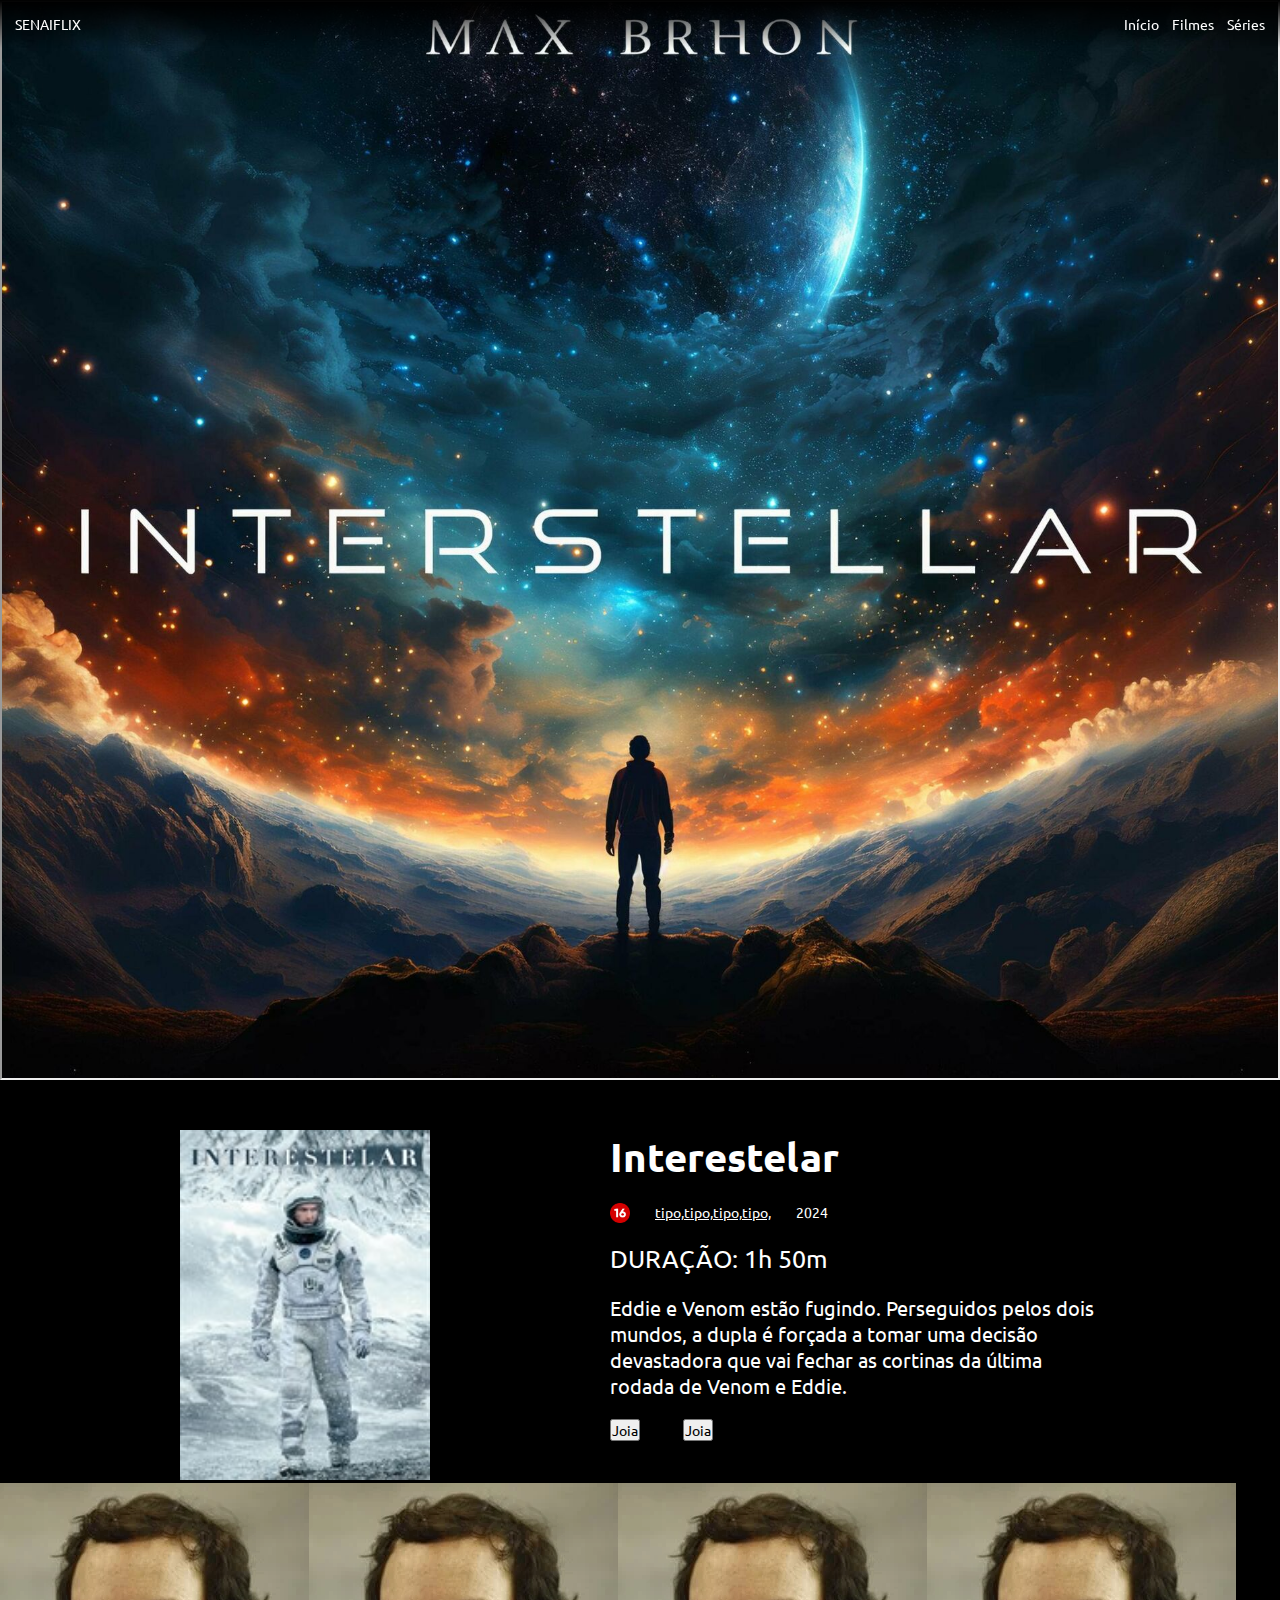
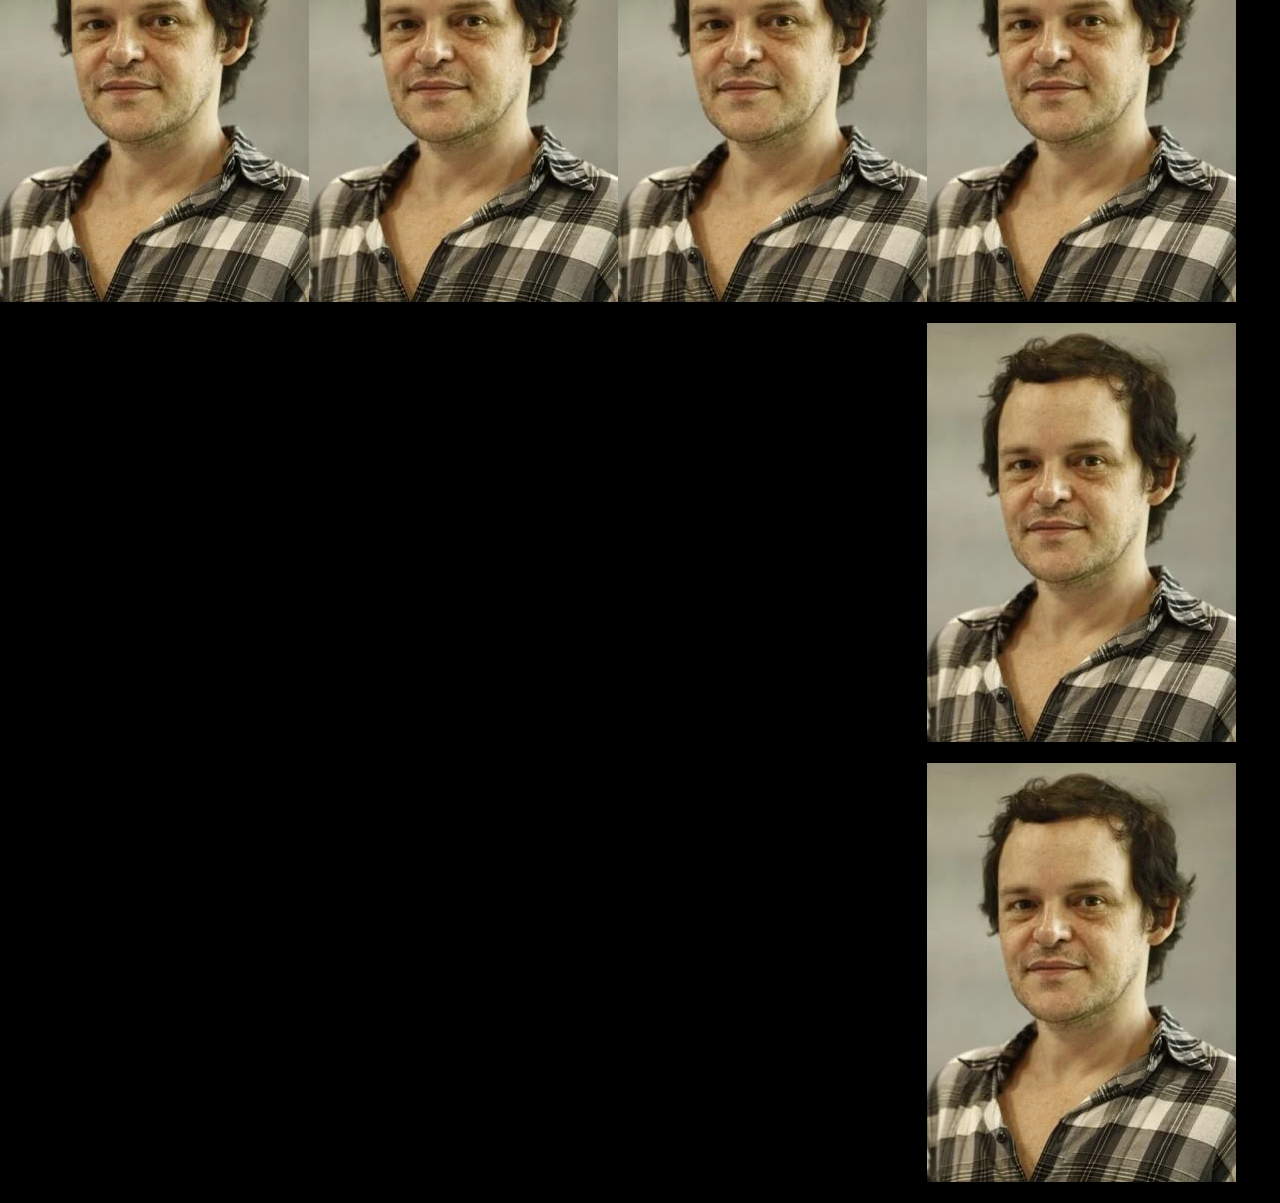
<file: Senai-Flix/detalhas-do-filme/index.html>
<!DOCTYPE html>
<html lang="pt-BR">

<head>
    <meta charset="UTF-8">
    <meta name="viewport" content="width=device-width, initial-scale=1.0">
    <title>Detalhes do filmes</title>
    <link rel="stylesheet" href="../assets/styles/global.css">
</head>

<body>

    <header>

        <span>SENAIFLIX</span>

        </div>

        <nav>

            <a href="#">Início</a>
            <a href="#">Filmes</a>
            <a href="#">Séries</a>

        </nav>

    </header>


    <main>

        <section class="filme">
            
            <iframe style="border:" width="1920" height="1080" src="https://www.youtube.com/embed/zSWdZVtXT7E" ></iframe>


        </section>

        <section class="descricao_filme">


            

        </section>
        
        <section class="descricao">

            <div class="foto"><img src="../assets/styles/imagens/interestelar_mini_img.jfif" alt="" height="350px" width="250px"></div>

            <div class="descricao_filme">

                <h1>Interestelar</h1>

                <div class="publico">

                    <img src="../assets/styles/imagens/number-16.png" alt="" width="20px" height="20px">

                    <a href="#">tipo,</a>
                    <a href="#">tipo,</a>
                    <a href="#">tipo,</a>
                    <a href="#">tipo,</a>

                    <p>2024</p>
                </div>

                <p style="font-size: 25px;">DURAÇÃO: 1h 50m</p>

                <p style="font-size: 20px;">Eddie e Venom estão fugindo. Perseguidos pelos dois mundos, a dupla é
                    forçada a tomar uma decisão devastadora que vai fechar as cortinas da
                    última rodada de Venom e Eddie.</p>

                <button>Joia</button>
                <button>Joia</button>



            </div>


        </section>

        
        <section class="atores">



            <div class="elenco">


                <div class="fotoDescricao">



                    <img src="../assets/styles/imagens/matheusNach.webp" alt="">


                    <p>Matheus Nach</p>



                </div>

                <div class="fotoDescricao">



                    <img src="../assets/styles/imagens/matheusNach.webp" alt="">


                    <p>Matheus Nach</p>



                </div>

                <div class="fotoDescricao">



                    <img src="../assets/styles/imagens/matheusNach.webp" alt="">


                    <p>Matheus Nach</p>



                </div>

               


            </div>

            <div class="elecon1">


                 <div class="fotoDescricao">



                    <img src="../assets/styles/imagens/matheusNach.webp" alt="">


                    <p>Matheus Nach</p>



                </div>

                <div class="fotoDescricao">



                    <img src="../assets/styles/imagens/matheusNach.webp" alt="">


                    <p>Matheus Nach</p>



                </div>

                <div class="fotoDescricao">



                    <img src="../assets/styles/imagens/matheusNach.webp" alt="">


                    <p>Matheus Nach</p>



                </div>

            </div>


        </section>

    </main>

    <footer>


    </footer>

</body>

</html>
</file>
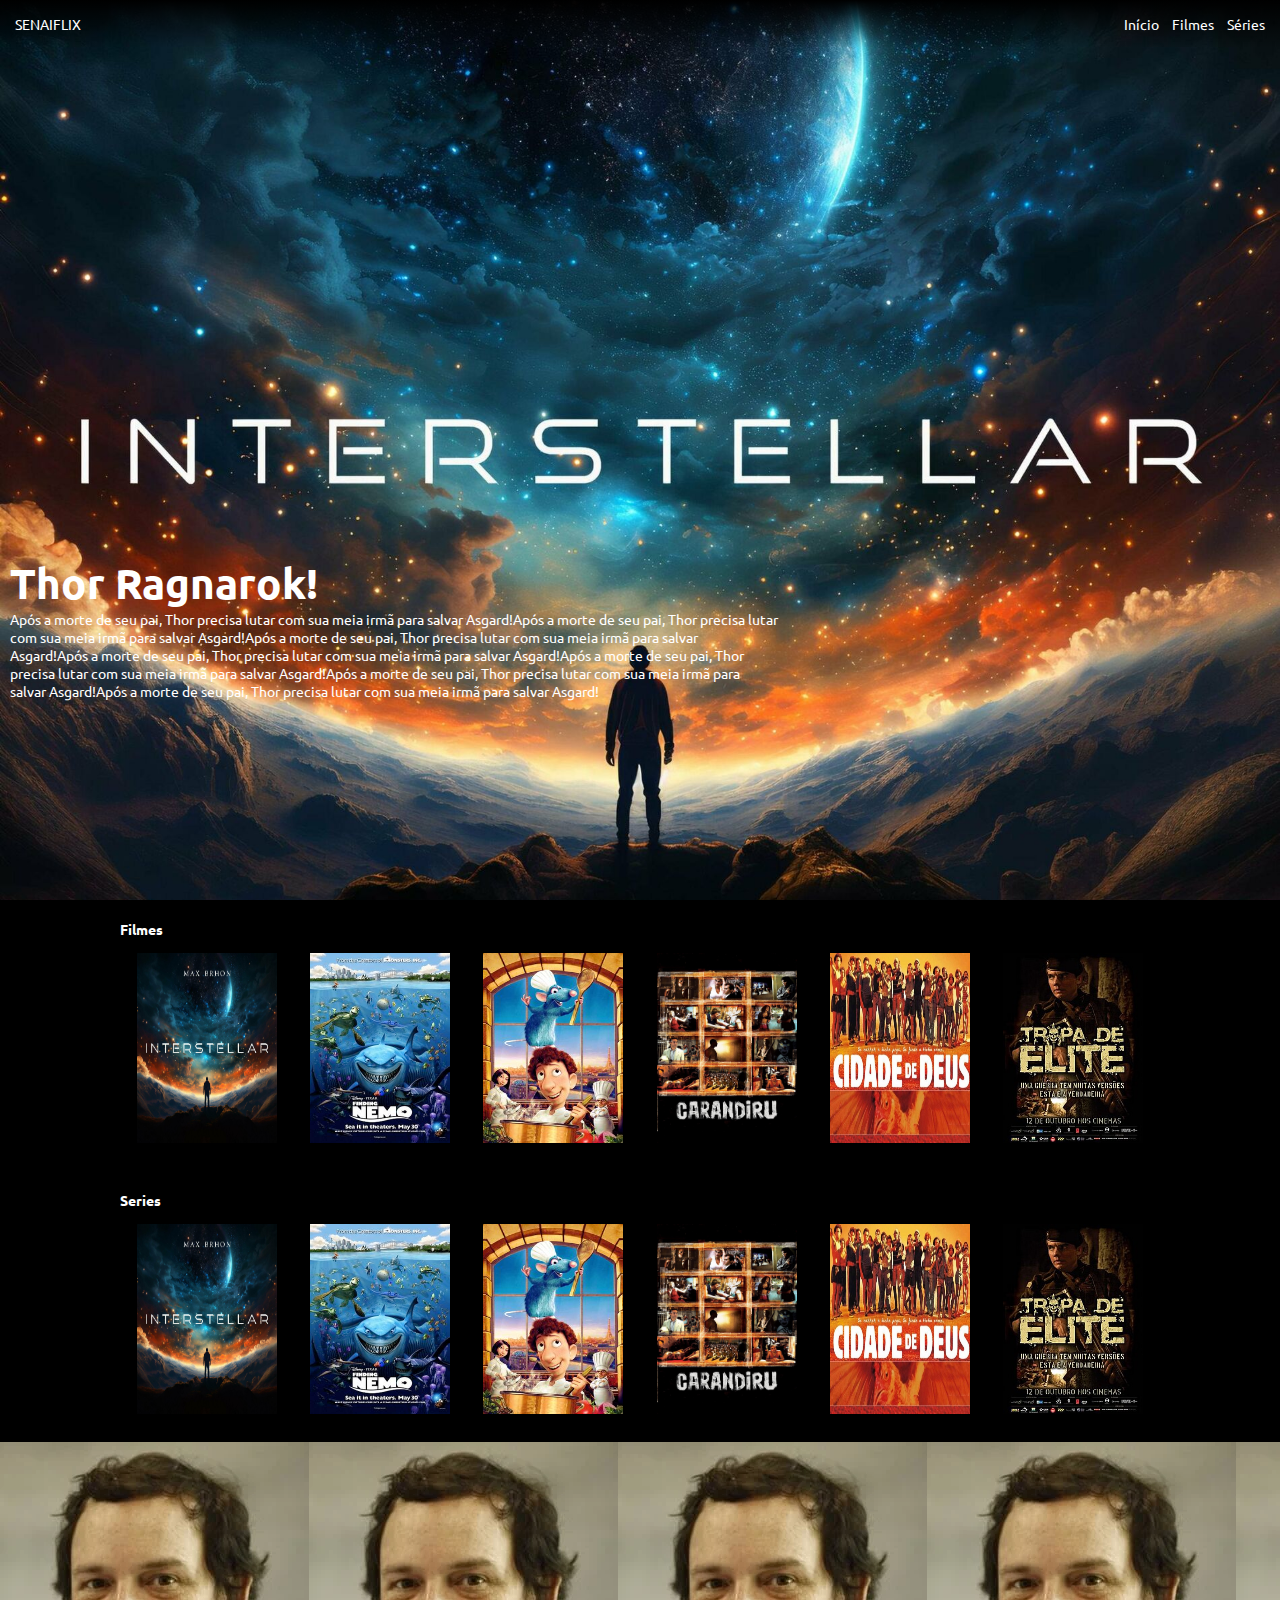
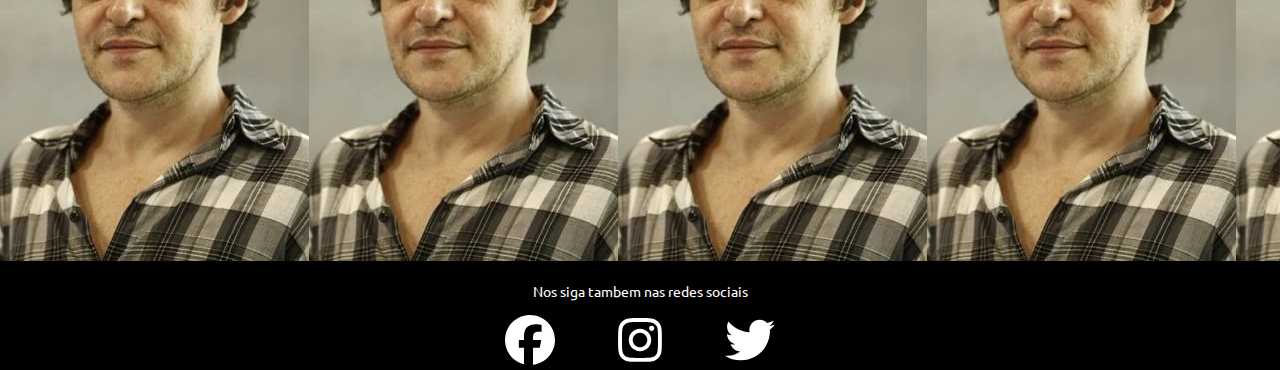
<file: Senai-Flix/home/index.html>
<!DOCTYPE html>
<html lang="pt-BR">

<head>
    <meta charset="UTF-8">
    <meta name="viewport" content="width=device-width, initial-scale=1.0">
    <title>SENAIFLIX - Filmes e Séries</title>
    <link rel="stylesheet" href="../assets/styles/global.css">
</head>

<body>

    <header>

        <div>

            <span>SENAIFLIX</span>

        </div>

        <nav>

            <a href="#">Início</a>
            <a href="#">Filmes</a>
            <a href="#">Séries</a>

        </nav>

    </header>

    <main>

        <section class="banner">

            <div>

                <h1>Thor Ragnarok!</h1>
                <p>Após a morte de seu pai, Thor precisa lutar com sua meia irmã para salvar Asgard!Após a morte de seu
                    pai, Thor precisa lutar com sua meia irmã para salvar Asgard!Após a morte de seu pai, Thor precisa
                    lutar com sua meia irmã para salvar Asgard!Após a morte de seu pai, Thor precisa lutar com sua meia
                    irmã para salvar Asgard!Após a morte de seu pai, Thor precisa lutar com sua meia irmã para salvar
                    Asgard!Após a morte de seu pai, Thor precisa lutar com sua meia irmã para salvar Asgard!Após a morte
                    de seu pai, Thor precisa lutar com sua meia irmã para salvar Asgard!</p>

            </div>

        </section>

        <section class="filmes-series">

            <h2>Filmes</h2>

            <div class="card-container">

                <div class="card"><img src="../assets/styles/imagens/Interstellar.jpg" alt=""></div>
                <div class="card"><img src="../assets/styles/imagens/nemo.jpg" alt=""></div>
                <div class="card"><img src="../assets/styles/imagens/ratatouille.jpg" alt=""></div>
                <div class="card"><img src="../assets/styles/imagens/carandiru.jpg" alt=""></div>
                <div class="card"><img src="../assets/styles/imagens/cidade_de_deus.jpg" alt=""></div>
                <div class="card"><img src="../assets/styles/imagens/TropaDeElite.jpg" alt=""></div>

            </div>

        </section>
        <section class="filmes-series">

            <h2>Series</h2>

            <div class="card-container">

                <div class="card"><img src="../assets/styles/imagens/Interstellar.jpg" alt=""></div>
                <div class="card"><img src="../assets/styles/imagens/nemo.jpg" alt=""></div>
                <div class="card"><img src="../assets/styles/imagens/ratatouille.jpg" alt=""></div>
                <div class="card"><img src="../assets/styles/imagens/carandiru.jpg" alt=""></div>
                <div class="card"><img src="../assets/styles/imagens/cidade_de_deus.jpg" alt=""></div>
                <div class="card"><img src="../assets/styles/imagens/TropaDeElite.jpg" alt=""></div>


            </div>

        </section>


        <section class="atores">



            <div class="elenco">


                <div class="fotoDescricao">



                    <img src="../assets/styles/imagens/matheusNach.webp" alt="">


                    <p>Matheus Nach</p>



                </div>

                <div class="fotoDescricao">



                    <img src="../assets/styles/imagens/matheusNach.webp" alt="">


                    <p>Matheus Nach</p>



                </div>

                <div class="fotoDescricao">



                    <img src="../assets/styles/imagens/matheusNach.webp" alt="">


                    <p>Matheus Nach</p>



                </div>

                <div class="fotoDescricao">



                    <img src="../assets/styles/imagens/matheusNach.webp" alt="">


                    <p>Matheus Nach</p>



                </div>

                <div class="fotoDescricao">



                    <img src="../assets/styles/imagens/matheusNach.webp" alt="">


                    <p>Matheus Nach</p>



                </div>

                <div class="fotoDescricao">



                    <img src="../assets/styles/imagens/matheusNach.webp" alt="">


                    <p>Matheus Nach</p>



                </div>



            </div>


        </section>

    </main>

    <footer>
        <p>Nos siga tambem nas redes sociais</p>

        <div class="icons-container">
            <img src="../assets/styles/imagens/facebook-brands-solid.svg" width="100px" height="100px" alt="icone do facebook">
            <img src="../assets/styles/imagens/instagram-brands-solid.svg" width="100px" height="100px" alt="icone do instagram">
            <img src="../assets/styles/imagens/twitter-brands-solid.svg" width="100px" height="100px"  alt="icone do twitter">

        </div>
    </footer>

</body>

</html>
</file>
<file: Senai-Flix/assets/styles/global.css>
@import url('https://fonts.googleapis.com/css2?family=Ubuntu:ital,wght@0,300;0,400;0,500;0,700;1,300;1,400;1,500;1,700&display=swap');
/* Importa a fonte "Ubuntu" do Google Fonts, incluindo várias variações de peso e itálico. */

* {
    margin: 0px;
    /* Remove a margem padrão de todos os elementos */
    padding: 0px;
    /* Remove o preenchimento (padding) padrão de todos os elementos */
    box-sizing: border-box;
    /* Ajusta o box model para incluir padding e bordas no cálculo de largura e altura */
    font-size: 14px;
    /* Define o tamanho da fonte como 14px */
    font-family: "Ubuntu";
    /* Define a fonte "Ubuntu" como a fonte principal */
}

/* @media screen and (max-width: 600px) {
    * {
      font-size: 8px !important; /* Ajusta o tamanho da fonte para 8px em telas pequenas (máximo de 600px)
    }
} */

header {
    position: absolute;
    /* Posiciona o header de forma absoluta, sobrepondo outros elementos */
    width: 100%;
    /* Define a largura do header como 100% da tela */
    background: rgb(0, 0, 0);
    /* Define a cor de fundo como preta */
    background: -moz-linear-gradient(180deg, rgba(0, 0, 0, 1) 0%, rgba(255, 255, 255, 0) 100%);
    /* Gradiente linear para navegadores antigos (Mozilla) */
    background: -webkit-linear-gradient(180deg, rgba(0, 0, 0, 1) 0%, rgba(255, 255, 255, 0) 100%);
    /* Gradiente linear para navegadores antigos (Webkit) */
    background: linear-gradient(180deg, rgba(0, 0, 0, 1) 0%, rgba(255, 255, 255, 0) 100%);
    /* Gradiente linear padrão (do preto para transparente) */
    filter: progid:DXImageTransform.Microsoft.gradient(startColorstr="#000000", endColorstr="#ffffff", GradientType=1);
    /* Gradiente para navegadores antigos (IE) */
    padding: 15px;
    /* Adiciona 15px de padding (espaçamento interno) */
    display: flex;
    /* Define o layout como flexbox */
    justify-content: space-between;
    /* Distribui o conteúdo de forma que haja espaço entre os itens no header */
}

header span {
    color: white;
    /* Define a cor do texto dentro de <span> no header como branca */
}

header nav a {
    color: white;
    /* Define a cor dos links dentro do <nav> no header como branca */
    text-decoration: none;
    /* Remove o sublinhado dos links */
    margin-left: 10px;
    /* Adiciona uma margem de 10px à esquerda de cada link */
}

.banner {
    background-image: url("../../assets/styles/imagens/Interstellar.jpg ");
    /* Define a imagem de fundo do banner */
    background-size: cover;
    /* Faz com que a imagem cubra toda a área disponível */
    background-position: center;
    /* Centraliza a imagem de fundo */
    width: 100vw;
    /* Define a largura do banner como 100% da largura da janela de visualização */
    height: 100vh;
    /* Define a altura do banner como 100% da altura da janela de visualização */
    display: flex;
    /* Usa flexbox para o layout */
    align-items: flex-end;
    /* Alinha os itens dentro do banner na parte inferior */
    padding-left: 10px;
    /* Adiciona 10px de padding à esquerda */
    padding-bottom: 200px;
    /* Adiciona 200px de padding na parte inferior */
}


.filme {
    background-image: url("../../assets/styles/imagens/Interstellar.jpg ");
    /* Define a imagem de fundo do banner */
    background-size: cover;
    /* Faz com que a imagem cubra toda a área disponível */
    background-position: center;
    /* Centraliza a imagem de fundo */
   display: flex;
    /* Usa flexbox para o layout */
    align-items: flex-end;
    /* Alinha os itens dentro do banner na parte inferior */

}

.filme iframe
{

 margin: #000 10px ;

}


.banner h1 {
    color: white;
    /* Define a cor do texto do <h1> dentro do banner como branca */
    font-size: 3em;
    /* Define o tamanho da fonte como 3 vezes o tamanho padrão */
}

.banner p {
    color: white;
    /* Define a cor do texto do <p> dentro do banner como branca */
    width: 60vw;
    /* Define a largura do parágrafo como 60% da largura da janela de visualização */
}

.filmes-series {
    width: 100vw;
    height: auto;
    min-height: 200px;
    background-color: #000;

    padding: 10px;

}

.card img {
    height: 200px;
    width: 150px;

    justify-content: space-between;

    padding: 5px;
}


.filmes-series h2 {
    color: #fff;
}

.filmes-series .card-container {

    width: 100%;

    margin-top: 10px;

    display: flex;

    justify-content: space-around;

}

.filmes-series {
    background-size: cover;
    background-position: center;

    margin-right: 10px;

    padding: 20px 120px 20px 120px;
}

footer {
    width: 100%;
    height: auto;
    background-color: #000;
    display: flex;
    flex-direction: column;
    align-items: center;
}

footer p {
    color: #fff;
    margin-bottom: 10px;
}

footer img {
    color: #fff;
    margin: 5px;
}

footer .icons-container {
    display: flex;
}

footer .icons-container img {
    height: 50px;
}


.descricao {

    width: 100%;

    padding: 50px 180px 0 180px;

    display: flex;

    background: black        ;


}

.descricao h1
{

font-size: 40px;

}

.descricao p, h1
{

    color: white;
}

.descricao_filme {

    margin-left: 180px;

}

.publico {

    display: flex;

}


.publico img
{

margin: 20px 25px 0 0;

}

.publico a
{

margin: 20px 0 2px 0;

color: white;

}

.publico p
{

margin: 20px 0 0 25px;

color: white;

}

.descricao_filme p
{

    margin-top: 20px;

}

.descricao_filme button
{

 margin: 20px 40px 0 0 ;

}


.atores 
{

background-color: #000;


display: flex;


}

.elenco , .elenco1
{


    display: flex;

}
</file>
